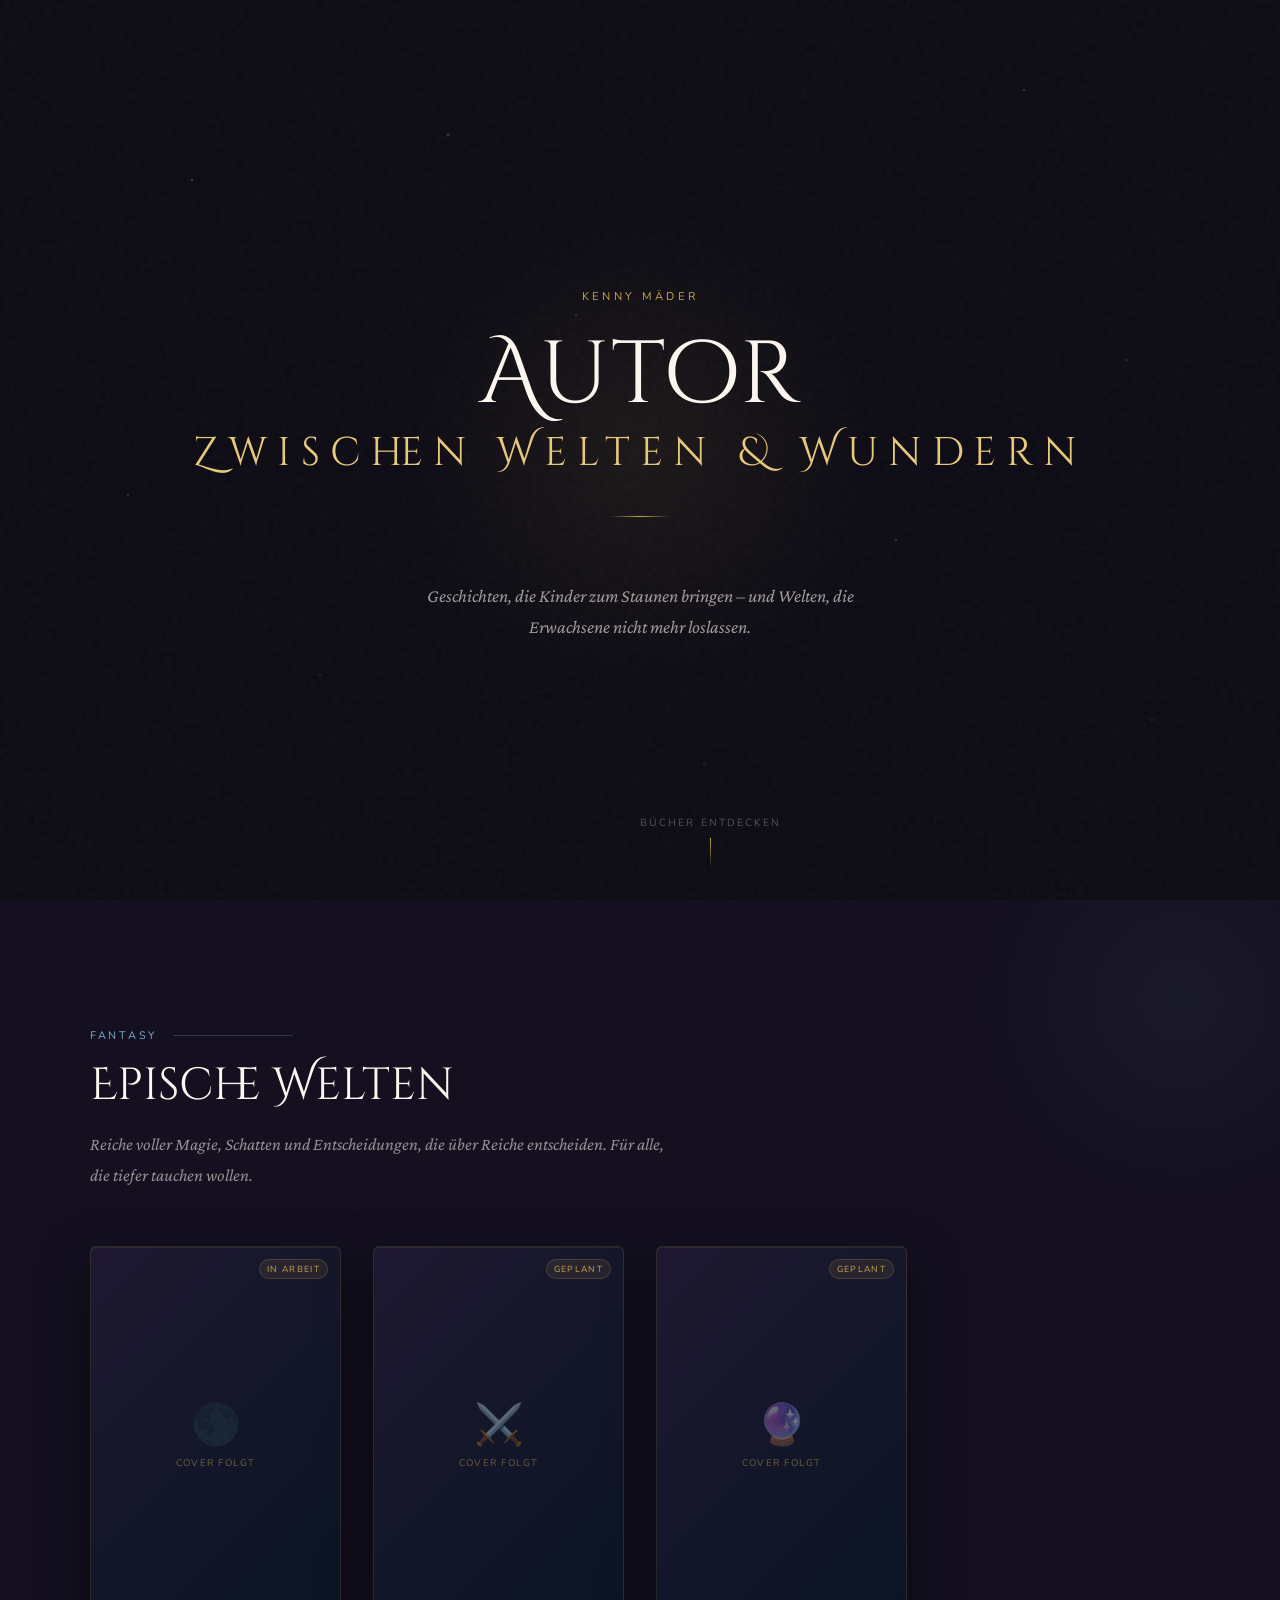
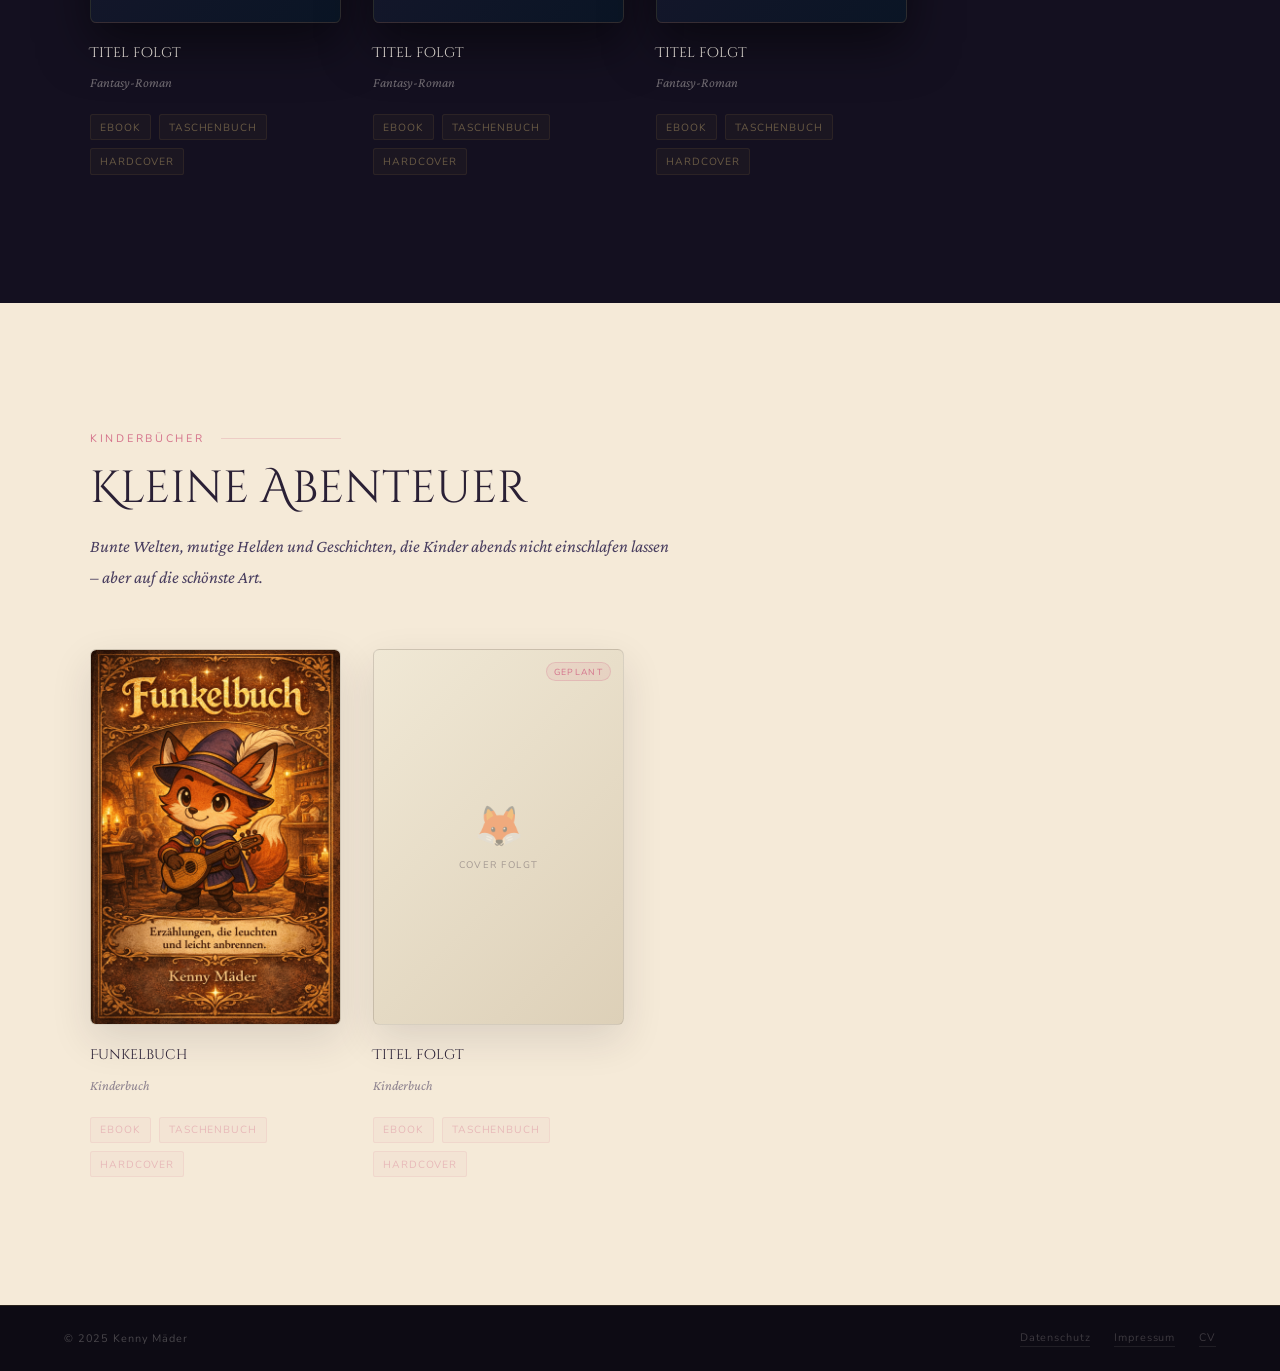
<file: index.html>
<!DOCTYPE html>
<html lang="de">
<head>
  <meta charset="UTF-8">
  <meta name="viewport" content="width=device-width, initial-scale=1.0">
  <title>Kenny Mäder – Autor</title>
  <link rel="preconnect" href="https://fonts.googleapis.com">
  <link href="https://fonts.googleapis.com/css2?family=Cinzel+Decorative:wght@400;700&family=Crimson+Pro:ital,wght@0,300;0,400;0,600;1,300;1,400&family=Nunito:wght@300;400;600&display=swap" rel="stylesheet">
  <link rel="stylesheet" href="assets/css/index.css">
</head>
<body>

<!-- HERO -->
<section class="hero">
  <div class="hero-eyebrow">Kenny Mäder</div>
  <h1>
    Autor
    <span>Zwischen Welten &amp; Wundern</span>
  </h1>
  <div class="hero-divider"></div>
  <p class="hero-desc">
    Geschichten, die Kinder zum Staunen bringen – und Welten, die Erwachsene nicht mehr loslassen.
  </p>
  <div class="scroll-down">Bücher entdecken</div>
</section>

<!-- ─── FANTASY ─── -->
<section class="genre-section fantasy-section">
  <div class="section-inner">
    <div class="section-tag">Fantasy</div>
    <h2 class="section-title">Epische Welten</h2>
    <p class="section-desc">
      Reiche voller Magie, Schatten und Entscheidungen, die über Reiche entscheiden. Für alle, die tiefer tauchen wollen.
    </p>
    <div class="book-grid">
      <div class="book-card">
        <div class="book-cover">
          <div class="book-cover-soon">
            <span class="cover-icon">🌑</span>
            <span class="cover-label">Cover folgt</span>
          </div>
          <span class="soon-badge">In Arbeit</span>
        </div>
        <div class="book-title">Titel folgt</div>
        <div class="book-sub">Fantasy-Roman</div>
        <div class="book-links">
          <span class="buy-btn soon">eBook</span>
          <span class="buy-btn soon">Taschenbuch</span>
          <span class="buy-btn soon">Hardcover</span>
        </div>
      </div>
      <div class="book-card">
        <div class="book-cover">
          <div class="book-cover-soon">
            <span class="cover-icon">⚔️</span>
            <span class="cover-label">Cover folgt</span>
          </div>
          <span class="soon-badge">Geplant</span>
        </div>
        <div class="book-title">Titel folgt</div>
        <div class="book-sub">Fantasy-Roman</div>
        <div class="book-links">
          <span class="buy-btn soon">eBook</span>
          <span class="buy-btn soon">Taschenbuch</span>
          <span class="buy-btn soon">Hardcover</span>
        </div>
      </div>
      <div class="book-card">
        <div class="book-cover">
          <div class="book-cover-soon">
            <span class="cover-icon">🔮</span>
            <span class="cover-label">Cover folgt</span>
          </div>
          <span class="soon-badge">Geplant</span>
        </div>
        <div class="book-title">Titel folgt</div>
        <div class="book-sub">Fantasy-Roman</div>
        <div class="book-links">
          <span class="buy-btn soon">eBook</span>
          <span class="buy-btn soon">Taschenbuch</span>
          <span class="buy-btn soon">Hardcover</span>
        </div>
      </div>
    </div>
  </div>
</section>

<!-- ─── KINDERBÜCHER ─── -->
<section class="genre-section kinder-section">
  <div class="section-inner">
    <div class="section-tag">Kinderbücher</div>
    <h2 class="section-title">Kleine Abenteuer</h2>
    <p class="section-desc">
      Bunte Welten, mutige Helden und Geschichten, die Kinder abends nicht einschlafen lassen – aber auf die schönste Art.
    </p>
    <div class="book-grid">
      <div class="book-card">
        <div class="book-cover">
          <img src="images/Funkelbuch_01.png" alt="Funkelbuch" style="width:100%; height:100%; object-fit:cover; object-position:center;">
        </div>
        <div class="book-title">Funkelbuch</div>
        <div class="book-sub">Kinderbuch</div>
        <div class="book-links">
          <span class="buy-btn soon">eBook</span>
          <span class="buy-btn soon">Taschenbuch</span>
          <span class="buy-btn soon">Hardcover</span>
        </div>
      </div>
      <div class="book-card">
        <div class="book-cover">
          <div class="book-cover-soon">
            <span class="cover-icon">🦊</span>
            <span class="cover-label">Cover folgt</span>
          </div>
          <span class="soon-badge">Geplant</span>
        </div>
        <div class="book-title">Titel folgt</div>
        <div class="book-sub">Kinderbuch</div>
        <div class="book-links">
          <span class="buy-btn soon">eBook</span>
          <span class="buy-btn soon">Taschenbuch</span>
          <span class="buy-btn soon">Hardcover</span>
        </div>
      </div>
    </div>
  </div>
</section>

<!-- FOOTER -->
<footer>
  <span>© 2025 Kenny Mäder</span>
  <div class="footer-links">
    <a href="datenschutz.html">Datenschutz</a>
    <a href="impressum.html">Impressum</a>
    <a href="programmer.html">CV</a>
  </div>
</footer>

</body>
</html>
</file>
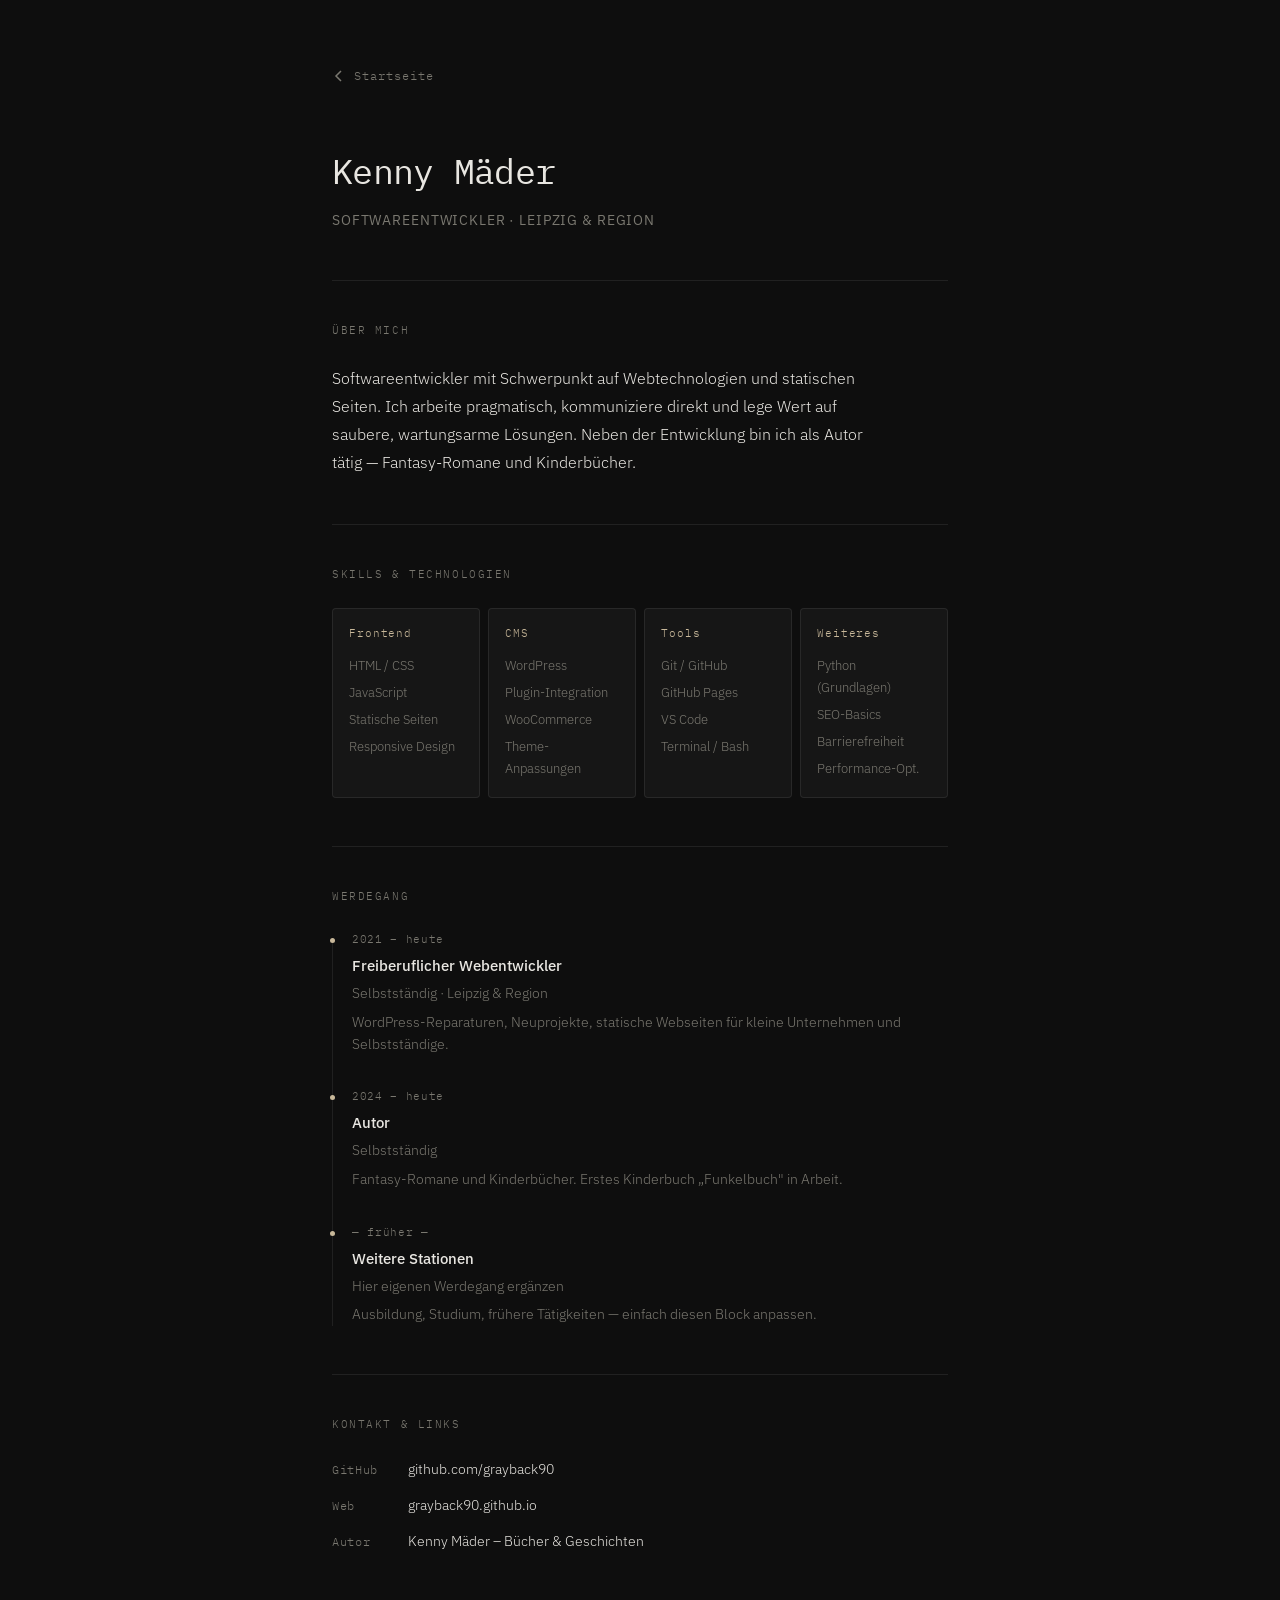
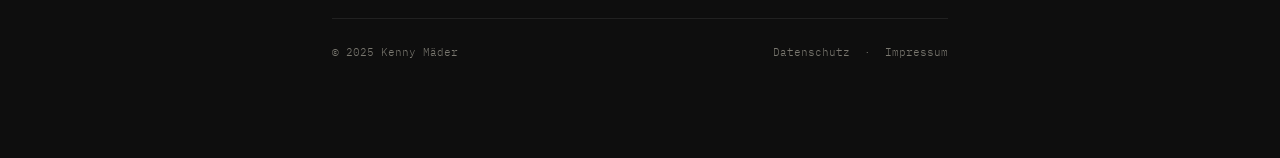
<file: programmer.html>
<!DOCTYPE html>
<html lang="de">
<head>
  <meta charset="UTF-8" />
  <meta name="viewport" content="width=device-width, initial-scale=1.0" />
  <title>Kenny Mäder – Entwickler</title>
  <link rel="preconnect" href="https://fonts.googleapis.com" />
  <link rel="preconnect" href="https://fonts.gstatic.com" crossorigin />
  <link href="https://fonts.googleapis.com/css2?family=IBM+Plex+Mono:wght@400;500&family=IBM+Plex+Sans:wght@300;400;500&display=swap" rel="stylesheet" />
  <link rel="stylesheet" href="assets/css/programmer.css">
</head>
<body>
  <main class="page">

    <a class="back" href="index.html">
      <svg viewBox="0 0 14 14" fill="none" stroke="currentColor" stroke-width="1.5"><path d="M9 2L4 7l5 5"/></svg>
      Startseite
    </a>

    <header>
      <h1 class="name">Kenny Mäder</h1>
      <p class="role">Softwareentwickler · Leipzig &amp; Region</p>
    </header>

    <hr class="divider" />

    <!-- Bio -->
    <section class="section">
      <p class="section-label">Über mich</p>
      <p class="bio">
        Softwareentwickler mit Schwerpunkt auf Web­technologien und statischen Seiten.
        Ich arbeite pragmatisch, kommuniziere direkt und lege Wert auf saubere,
        wartungsarme Lösungen. Neben der Entwicklung bin ich als Autor tätig —
        Fantasy-Romane und Kinderbücher.
      </p>
    </section>

    <hr class="divider" />

    <!-- Skills -->
    <section class="section">
      <p class="section-label">Skills &amp; Technologien</p>
      <div class="skills-grid">
        <div class="skill-group">
          <p class="skill-group-title">Frontend</p>
          <ul class="skill-list">
            <li>HTML / CSS</li>
            <li>JavaScript</li>
            <li>Statische Seiten</li>
            <li>Responsive Design</li>
          </ul>
        </div>
        <div class="skill-group">
          <p class="skill-group-title">CMS</p>
          <ul class="skill-list">
            <li>WordPress</li>
            <li>Plugin-Integration</li>
            <li>WooCommerce</li>
            <li>Theme-Anpassungen</li>
          </ul>
        </div>
        <div class="skill-group">
          <p class="skill-group-title">Tools</p>
          <ul class="skill-list">
            <li>Git / GitHub</li>
            <li>GitHub Pages</li>
            <li>VS Code</li>
            <li>Terminal / Bash</li>
          </ul>
        </div>
        <div class="skill-group">
          <p class="skill-group-title">Weiteres</p>
          <ul class="skill-list">
            <li>Python (Grundlagen)</li>
            <li>SEO-Basics</li>
            <li>Barrierefreiheit</li>
            <li>Performance-Opt.</li>
          </ul>
        </div>
      </div>
    </section>

    <hr class="divider" />

    <!-- Timeline -->
    <section class="section">
      <p class="section-label">Werdegang</p>
      <div class="timeline">

        <div class="tl-item">
          <p class="tl-period">2021 – heute</p>
          <p class="tl-title">Freiberuflicher Webentwickler</p>
          <p class="tl-org">Selbstständig · Leipzig &amp; Region</p>
          <p class="tl-desc">WordPress-Reparaturen, Neuprojekte, statische Webseiten für kleine Unternehmen und Selbstständige.</p>
        </div>

        <div class="tl-item">
          <p class="tl-period">2024 – heute</p>
          <p class="tl-title">Autor</p>
          <p class="tl-org">Selbstständig</p>
          <p class="tl-desc">Fantasy-Romane und Kinderbücher. Erstes Kinderbuch „Funkelbuch" in Arbeit.</p>
        </div>

        <!-- Platzhalter – bitte eigene Stationen ergänzen -->
        <div class="tl-item">
          <p class="tl-period">— früher —</p>
          <p class="tl-title">Weitere Stationen</p>
          <p class="tl-org">Hier eigenen Werdegang ergänzen</p>
          <p class="tl-desc">Ausbildung, Studium, frühere Tätigkeiten — einfach diesen Block anpassen.</p>
        </div>

      </div>
    </section>

    <hr class="divider" />

    <!-- Kontakt / Links -->
    <section class="section">
      <p class="section-label">Kontakt &amp; Links</p>
      <div class="contact-links">
        <div class="contact-item">
          <span class="contact-key">GitHub</span>
          <a class="contact-val" href="https://github.com/grayback90" target="_blank" rel="noopener">github.com/grayback90</a>
        </div>
        <div class="contact-item">
          <span class="contact-key">Web</span>
          <a class="contact-val" href="https://grayback90.github.io/" target="_blank" rel="noopener">grayback90.github.io</a>
        </div>
        <div class="contact-item">
          <span class="contact-key">Autor</span>
          <a class="contact-val" href="author.html">Kenny Mäder – Bücher &amp; Geschichten</a>
        </div>
        <!-- E-Mail hier einfügen wenn gewünscht -->
      </div>
    </section>

    <footer>
      <span>© 2025 Kenny Mäder</span>
      <span>
        <a href="datenschutz.html">Datenschutz</a>
        &nbsp;·&nbsp;
        <a href="impressum.html">Impressum</a>
      </span>
    </footer>

  </main>
</body>
</html>
</file>
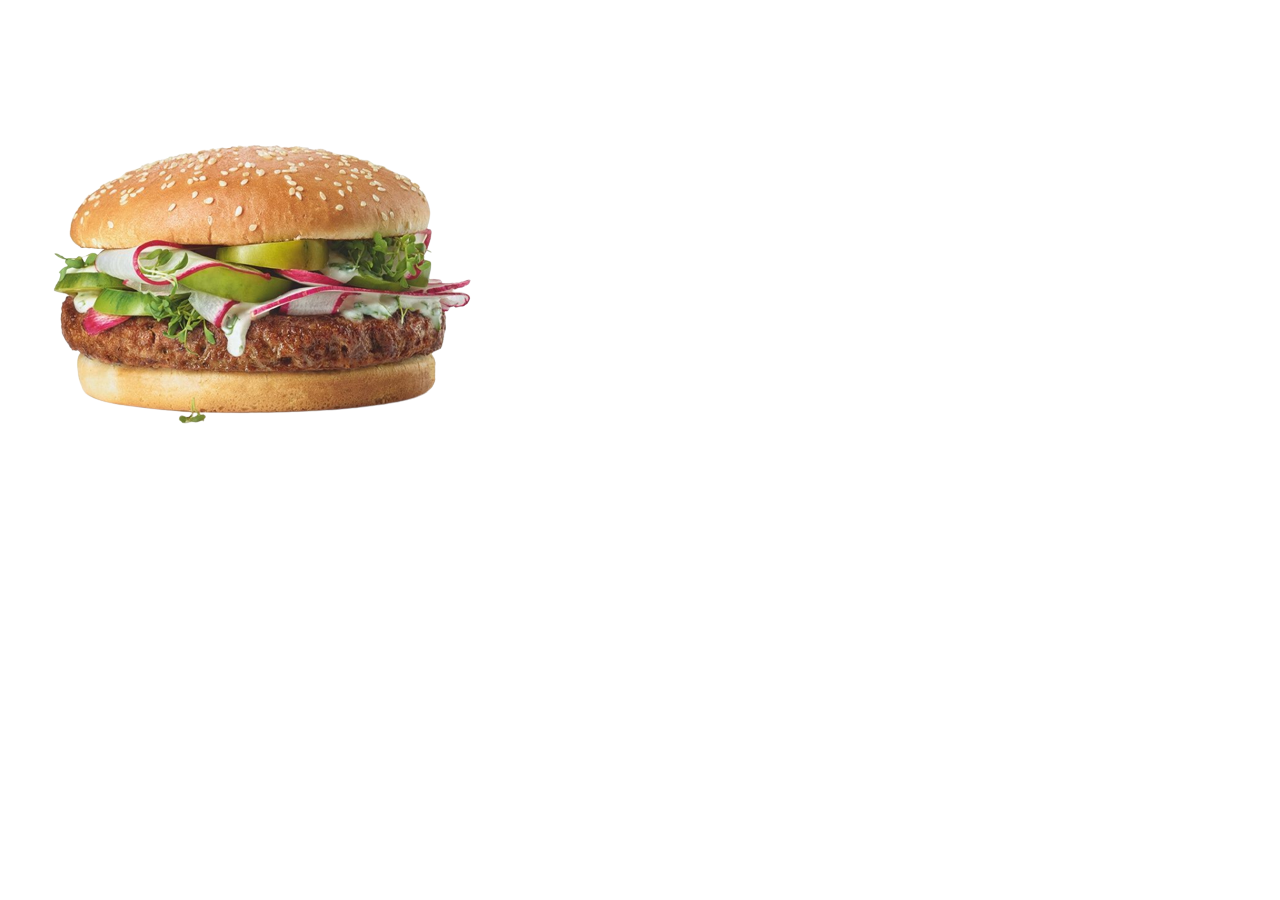
<file: ux_examples/Menue_Site/menue.html>
<!DOCTYPE html>
<html lang="de">
  <head>
    <meta charset="utf-8">
    <meta name="viewport" content="width=device-width, initial-scale=1.0">

    <link rel="apple-touch-icon" sizes="180x180" href="./pictures/favicon/apple-touch-icon.png">
    <link rel="icon" type="image/png" sizes="32x32" href="./pictures/favicon/favicon-32x32.png">
    <link rel="icon" type="image/png" sizes="16x16" href="./pictures/favicon/favicon-16x16.png">
    <link rel="manifest" href="./pictures/favicon/site.webmanifest">
    <link rel="mask-icon" href="./pictures/favicon/safari-pinned-tab.svg" color="#5bbad5">
    <meta name="msapplication-TileColor" content="#da532c">
    <meta name="theme-color" content="#ffffff">

    <title>Burger Menue</title>
  </head>
  <body>
    <div id="nav-logo" class="nav_logo">
      <a id="nav-logo-link" class="nav_logo_link" href="./menue.html">
        <img id="nav-logo-img" class="nav_logo_img" src="./pictures/burger-removebg-preview.png" />
      </a>
    </div>
  </body>
</html>
</file>
<file: assets/css/index.css>
:root {
      --night: #0d0b14;
      --night2: #141020;
      --dusk: #1e1830;
      --dawn: #fdf6ee;
      --dawn2: #f5ead8;
      --mist: #e8dcc8;
      --ink: #2a2035;
      --ink2: #4a3f60;
      --gold: #c9a84c;
      --gold2: #e8c97a;
      --rose: #d4708a;
      --sky: #7bafd4;
      --leaf: #6db38a;
      --border-dark: rgba(201,168,76,0.15);
      --border-light: rgba(42,32,53,0.12);
    }

    *, *::before, *::after { box-sizing: border-box; margin: 0; padding: 0; }
    html { scroll-behavior: smooth; }

    body {
      font-family: 'Crimson Pro', serif;
      overflow-x: hidden;
      background: var(--night);
      color: var(--dawn);
    }

    /* ─── GRAIN ─── */
    body::before {
      content: '';
      position: fixed;
      inset: 0;
      background-image: url("data:image/svg+xml,%3Csvg viewBox='0 0 200 200' xmlns='http://www.w3.org/2000/svg'%3E%3Cfilter id='n'%3E%3CfeTurbulence type='fractalNoise' baseFrequency='0.75' numOctaves='4' stitchTiles='stitch'/%3E%3C/filter%3E%3Crect width='100%25' height='100%25' filter='url(%23n)' opacity='0.035'/%3E%3C/svg%3E");
      pointer-events: none;
      z-index: 9998;
    }

    /* ─── HERO ─── */
    .hero {
      min-height: 100vh;
      display: flex;
      flex-direction: column;
      align-items: center;
      justify-content: center;
      text-align: center;
      padding: 6rem 2rem 4rem;
      position: relative;
      overflow: hidden;
      background: var(--night);
    }

    .hero::before {
      content: '';
      position: absolute;
      inset: 0;
      background:
        radial-gradient(1px 1px at 15% 20%, rgba(255,255,255,0.6) 0%, transparent 100%),
        radial-gradient(1px 1px at 80% 10%, rgba(255,255,255,0.5) 0%, transparent 100%),
        radial-gradient(1px 1px at 45% 35%, rgba(255,255,255,0.4) 0%, transparent 100%),
        radial-gradient(1px 1px at 70% 60%, rgba(255,255,255,0.5) 0%, transparent 100%),
        radial-gradient(1px 1px at 25% 75%, rgba(255,255,255,0.3) 0%, transparent 100%),
        radial-gradient(1px 1px at 90% 80%, rgba(255,255,255,0.4) 0%, transparent 100%),
        radial-gradient(1px 1px at 55% 85%, rgba(255,255,255,0.3) 0%, transparent 100%),
        radial-gradient(1px 1px at 10% 55%, rgba(255,255,255,0.4) 0%, transparent 100%),
        radial-gradient(2px 2px at 35% 15%, rgba(201,168,76,0.4) 0%, transparent 100%),
        radial-gradient(2px 2px at 88% 40%, rgba(123,175,212,0.3) 0%, transparent 100%);
      pointer-events: none;
    }

    .hero::after {
      content: '';
      position: absolute;
      width: 500px; height: 500px;
      border-radius: 50%;
      background: radial-gradient(circle, rgba(201,168,76,0.08) 0%, transparent 65%);
      top: 50%; left: 50%;
      transform: translate(-50%, -50%);
      pointer-events: none;
      animation: breathe 6s ease-in-out infinite;
    }

    @keyframes breathe {
      0%, 100% { transform: translate(-50%, -50%) scale(1); opacity: 0.8; }
      50% { transform: translate(-50%, -50%) scale(1.2); opacity: 1; }
    }

    .hero-eyebrow {
      font-family: 'Nunito', sans-serif;
      font-size: 0.7rem;
      letter-spacing: 0.3em;
      text-transform: uppercase;
      color: var(--gold);
      margin-bottom: 1.5rem;
      opacity: 0;
      animation: fadeUp 0.8s 0.2s ease forwards;
      position: relative;
      z-index: 2;
    }

    .hero h1 {
      font-family: 'Cinzel Decorative', serif;
      font-size: clamp(2.5rem, 7vw, 5.5rem);
      font-weight: 400;
      line-height: 1.1;
      letter-spacing: 0.02em;
      color: var(--dawn);
      margin-bottom: 0.5rem;
      opacity: 0;
      animation: fadeUp 0.8s 0.4s ease forwards;
      position: relative;
      z-index: 2;
    }

    .hero h1 span {
      display: block;
      font-size: 0.45em;
      letter-spacing: 0.25em;
      color: var(--gold2);
      font-weight: 400;
      margin-top: 0.5rem;
    }

    .hero-desc {
      font-size: 1.15rem;
      font-style: italic;
      color: rgba(253,246,238,0.6);
      max-width: 460px;
      margin: 2rem auto 0;
      line-height: 1.7;
      opacity: 0;
      animation: fadeUp 0.8s 0.6s ease forwards;
      position: relative;
      z-index: 2;
    }

    .hero-divider {
      width: 60px;
      height: 1px;
      background: linear-gradient(90deg, transparent, var(--gold), transparent);
      margin: 2rem auto;
      opacity: 0;
      animation: fadeUp 0.8s 0.7s ease forwards;
      position: relative;
      z-index: 2;
    }

    .scroll-down {
      position: absolute;
      bottom: 2rem;
      left: 50%;
      transform: translateX(-50%);
      font-family: 'Nunito', sans-serif;
      font-size: 0.65rem;
      letter-spacing: 0.2em;
      text-transform: uppercase;
      color: rgba(253,246,238,0.3);
      display: flex;
      flex-direction: column;
      align-items: center;
      gap: 0.5rem;
      z-index: 2;
      opacity: 0;
      animation: fadeUp 1s 1.2s ease forwards;
    }

    .scroll-down::after {
      content: '';
      width: 1px;
      height: 30px;
      background: linear-gradient(to bottom, var(--gold), transparent);
      animation: drip 2s ease-in-out infinite;
    }

    @keyframes drip {
      0%, 100% { transform: scaleY(1); opacity: 0.5; }
      50% { transform: scaleY(1.3); opacity: 1; }
    }

    @keyframes fadeUp {
      from { opacity: 0; transform: translateY(20px); }
      to   { opacity: 1; transform: translateY(0); }
    }

    /* ─── SECTIONS ─── */
    .genre-section {
      padding: clamp(5rem, 10vw, 8rem) clamp(1.5rem, 5vw, 4rem);
    }

    .fantasy-section {
      background: var(--night2);
      position: relative;
      overflow: hidden;
    }

    .fantasy-section::before {
      content: '';
      position: absolute;
      width: 400px; height: 400px;
      border-radius: 50%;
      background: radial-gradient(circle, rgba(123,175,212,0.06) 0%, transparent 70%);
      top: -100px; right: -100px;
      pointer-events: none;
    }

    .kinder-section {
      background: var(--dawn2);
      color: var(--ink);
    }

    .section-inner {
      max-width: 1100px;
      margin: 0 auto;
    }

    .section-tag {
      font-family: 'Nunito', sans-serif;
      font-size: 0.68rem;
      letter-spacing: 0.25em;
      text-transform: uppercase;
      margin-bottom: 1rem;
      display: flex;
      align-items: center;
      gap: 1rem;
    }

    .fantasy-section .section-tag { color: var(--sky); }
    .kinder-section .section-tag { color: var(--rose); }

    .section-tag::after {
      content: '';
      flex: 1;
      height: 1px;
      max-width: 120px;
    }

    .fantasy-section .section-tag::after { background: rgba(123,175,212,0.25); }
    .kinder-section .section-tag::after { background: rgba(212,112,138,0.25); }

    .section-title {
      font-family: 'Cinzel Decorative', serif;
      font-size: clamp(1.6rem, 4vw, 2.8rem);
      font-weight: 400;
      margin-bottom: 1rem;
      line-height: 1.2;
    }

    .fantasy-section .section-title { color: var(--dawn); }
    .kinder-section .section-title { color: var(--ink); }

    .section-desc {
      font-size: 1.1rem;
      line-height: 1.75;
      max-width: 580px;
      margin-bottom: 3.5rem;
      font-style: italic;
    }

    .fantasy-section .section-desc { color: rgba(253,246,238,0.55); }
    .kinder-section .section-desc { color: var(--ink2); }

    /* ─── BOOK GRID ─── */
    .book-grid {
      display: grid;
      grid-template-columns: repeat(auto-fill, minmax(200px, 1fr));
      gap: 2rem;
    }

    .book-card {
      display: flex;
      flex-direction: column;
      gap: 1.25rem;
    }

    .book-cover {
      aspect-ratio: 2/3;
      border-radius: 0.4em;
      display: flex;
      align-items: center;
      justify-content: center;
      position: relative;
      overflow: hidden;
      transition: transform 0.3s;
    }

    .book-card:hover .book-cover { transform: translateY(-6px); }

    .fantasy-section .book-cover {
      background: linear-gradient(135deg, var(--dusk) 0%, #0a1525 100%);
      border: 1px solid var(--border-dark);
      box-shadow: 0 20px 50px rgba(0,0,0,0.5), inset 0 1px 0 rgba(201,168,76,0.1);
    }

    .kinder-section .book-cover {
      background: linear-gradient(135deg, #f0e8d5 0%, #ddd0b8 100%);
      border: 1px solid var(--border-light);
      box-shadow: 0 15px 40px rgba(42,32,53,0.12);
    }

    .cover-placeholder {
      display: flex;
      flex-direction: column;
      align-items: center;
      gap: 0.75rem;
      padding: 1.5rem;
      text-align: center;
    }

    .cover-icon { font-size: 2.5rem; opacity: 0.4; }

    .cover-label {
      font-family: 'Nunito', sans-serif;
      font-size: 0.6rem;
      letter-spacing: 0.15em;
      text-transform: uppercase;
    }

    .fantasy-section .cover-label { color: rgba(201,168,76,0.5); }
    .kinder-section .cover-label { color: rgba(42,32,53,0.35); }

    .book-title {
      font-family: 'Cinzel Decorative', serif;
      font-size: 0.9rem;
      font-weight: 400;
      line-height: 1.4;
    }

    .fantasy-section .book-title { color: var(--dawn); }
    .kinder-section .book-title { color: var(--ink); }

    .book-sub {
      font-size: 0.85rem;
      font-style: italic;
      margin-top: -0.5rem;
    }

    .fantasy-section .book-sub { color: rgba(253,246,238,0.4); }
    .kinder-section .book-sub { color: var(--ink2); opacity: 0.6; }

    /* ─── BUY BUTTONS ─── */
    .book-links {
      display: flex;
      flex-wrap: wrap;
      gap: 0.5rem;
      margin-top: 0.25rem;
    }

    .buy-btn {
      font-family: 'Nunito', sans-serif;
      font-size: 0.65rem;
      letter-spacing: 0.08em;
      text-transform: uppercase;
      padding: 0.45em 0.9em;
      border-radius: 0.25em;
      text-decoration: none;
      transition: all 0.2s;
      cursor: pointer;
      border: none;
    }

    .buy-btn.soon {
      opacity: 0.4;
      cursor: default;
      pointer-events: none;
    }

    .fantasy-section .buy-btn {
      background: rgba(201,168,76,0.1);
      color: var(--gold2);
      border: 1px solid rgba(201,168,76,0.25);
    }

    .fantasy-section .buy-btn:hover:not(.soon) {
      background: rgba(201,168,76,0.2);
      border-color: var(--gold);
    }

    .kinder-section .buy-btn {
      background: rgba(212,112,138,0.1);
      color: var(--rose);
      border: 1px solid rgba(212,112,138,0.3);
    }

    .kinder-section .buy-btn:hover:not(.soon) {
      background: rgba(212,112,138,0.2);
      border-color: var(--rose);
    }

    .book-cover-soon {
      position: absolute;
      inset: 0;
      display: flex;
      flex-direction: column;
      align-items: center;
      justify-content: center;
      gap: 0.5rem;
    }

    .soon-badge {
      font-family: 'Nunito', sans-serif;
      font-size: 0.55rem;
      letter-spacing: 0.15em;
      text-transform: uppercase;
      padding: 0.3em 0.8em;
      border-radius: 2em;
      position: absolute;
      top: 0.75rem;
      right: 0.75rem;
    }

    .fantasy-section .soon-badge {
      background: rgba(201,168,76,0.1);
      border: 1px solid rgba(201,168,76,0.2);
      color: var(--gold);
    }

    .kinder-section .soon-badge {
      background: rgba(212,112,138,0.1);
      border: 1px solid rgba(212,112,138,0.25);
      color: var(--rose);
    }

    /* ─── FOOTER ─── */
    footer {
      background: var(--night);
      border-top: 1px solid var(--border-dark);
      padding: 1.5rem clamp(1.5rem, 5vw, 4rem);
      display: flex;
      justify-content: space-between;
      align-items: center;
      font-family: 'Nunito', sans-serif;
      font-size: 0.68rem;
      letter-spacing: 0.08em;
      color: rgba(253,246,238,0.25);
      flex-wrap: wrap;
      gap: 1rem;
    }

    footer a {
      color: rgba(253,246,238,0.2);
      text-decoration: none;
      border-bottom: 1px solid rgba(253,246,238,0.08);
      padding-bottom: 1px;
      transition: color 0.2s, border-color 0.2s;
    }

    footer a:hover {
      color: var(--gold);
      border-color: rgba(201,168,76,0.4);
    }

    .footer-links {
      display: flex;
      gap: 1.5rem;
      align-items: center;
    }

    /* ─── RESPONSIVE ─── */
    @media (max-width: 600px) {
      .book-grid { grid-template-columns: repeat(2, 1fr); gap: 1.25rem; }
      .hero h1 { font-size: 2.2rem; }
      footer { flex-direction: column; align-items: flex-start; }
    }
</file>
<file: assets/css/programmer.css>
*, *::before, *::after { box-sizing: border-box; margin: 0; padding: 0; }

    :root {
      --bg: #0e0e0e;
      --bg2: #161616;
      --bg3: #1e1e1e;
      --border: rgba(255,255,255,0.08);
      --border-accent: rgba(255,255,255,0.15);
      --text: #e8e6e1;
      --muted: #7a7870;
      --accent: #c8b89a;
      --tag-bg: #1e1e1e;
      --tag-border: rgba(200,184,154,0.3);
      --tag-text: #c8b89a;
    }

    html { scroll-behavior: smooth; }

    body {
      background: var(--bg);
      color: var(--text);
      font-family: 'IBM Plex Sans', sans-serif;
      font-weight: 300;
      line-height: 1.7;
      min-height: 100vh;
    }

    a { color: inherit; text-decoration: none; }

    /* ── Layout ── */
    .page {
      max-width: 680px;
      margin: 0 auto;
      padding: 4rem 2rem 6rem;
    }

    /* ── Back link ── */
    .back {
      display: inline-flex;
      align-items: center;
      gap: 0.5rem;
      font-family: 'IBM Plex Mono', monospace;
      font-size: 0.75rem;
      color: var(--muted);
      letter-spacing: 0.08em;
      margin-bottom: 3.5rem;
      transition: color 0.2s;
    }
    .back:hover { color: var(--accent); }
    .back svg { width: 14px; height: 14px; }

    /* ── Header ── */
    header { margin-bottom: 3rem; }

    .name {
      font-family: 'IBM Plex Mono', monospace;
      font-size: clamp(1.6rem, 4vw, 2.2rem);
      font-weight: 400;
      letter-spacing: -0.02em;
      color: var(--text);
      margin-bottom: 0.35rem;
    }

    .role {
      font-size: 0.9rem;
      color: var(--muted);
      letter-spacing: 0.06em;
      text-transform: uppercase;
      font-weight: 400;
    }

    /* ── Divider ── */
    .divider {
      border: none;
      border-top: 1px solid var(--border);
      margin: 2.5rem 0;
    }

    /* ── Section ── */
    .section { margin-bottom: 3rem; }

    .section-label {
      font-family: 'IBM Plex Mono', monospace;
      font-size: 0.7rem;
      letter-spacing: 0.14em;
      text-transform: uppercase;
      color: var(--muted);
      margin-bottom: 1.5rem;
    }

    /* ── Bio ── */
    .bio {
      font-size: 1rem;
      color: var(--text);
      line-height: 1.75;
      max-width: 560px;
    }

    /* ── Skills ── */
    .skills-grid {
      display: grid;
      grid-template-columns: repeat(auto-fill, minmax(140px, 1fr));
      gap: 0.5rem;
    }

    .skill-group {
      background: var(--bg2);
      border: 1px solid var(--border);
      border-radius: 4px;
      padding: 0.9rem 1rem;
    }

    .skill-group-title {
      font-family: 'IBM Plex Mono', monospace;
      font-size: 0.7rem;
      color: var(--accent);
      letter-spacing: 0.08em;
      margin-bottom: 0.6rem;
    }

    .skill-list {
      list-style: none;
    }

    .skill-list li {
      font-size: 0.82rem;
      color: var(--muted);
      padding: 0.15rem 0;
      transition: color 0.2s;
    }

    .skill-list li:hover { color: var(--text); }

    /* ── Timeline ── */
    .timeline {
      position: relative;
      padding-left: 1.25rem;
    }

    .timeline::before {
      content: '';
      position: absolute;
      left: 0;
      top: 0.5rem;
      bottom: 0;
      width: 1px;
      background: var(--border);
    }

    .tl-item {
      position: relative;
      margin-bottom: 2rem;
    }

    .tl-item::before {
      content: '';
      position: absolute;
      left: -1.25rem;
      top: 0.5rem;
      width: 5px;
      height: 5px;
      border-radius: 50%;
      background: var(--accent);
      transform: translateX(calc(-50% + 0.5px));
    }

    .tl-period {
      font-family: 'IBM Plex Mono', monospace;
      font-size: 0.7rem;
      color: var(--muted);
      letter-spacing: 0.06em;
      margin-bottom: 0.25rem;
    }

    .tl-title {
      font-size: 0.95rem;
      font-weight: 500;
      color: var(--text);
      margin-bottom: 0.2rem;
    }

    .tl-org {
      font-size: 0.85rem;
      color: var(--muted);
      margin-bottom: 0.4rem;
    }

    .tl-desc {
      font-size: 0.85rem;
      color: var(--muted);
      line-height: 1.6;
    }

    /* ── Links ── */
    .contact-links {
      display: flex;
      flex-direction: column;
      gap: 0.75rem;
    }

    .contact-item {
      display: flex;
      align-items: center;
      gap: 1rem;
    }

    .contact-key {
      font-family: 'IBM Plex Mono', monospace;
      font-size: 0.72rem;
      color: var(--muted);
      letter-spacing: 0.06em;
      width: 60px;
      flex-shrink: 0;
    }

    .contact-val {
      font-size: 0.88rem;
      color: var(--text);
      transition: color 0.2s;
    }

    .contact-val:hover { color: var(--accent); }

    /* ── Footer ── */
    footer {
      margin-top: 4rem;
      padding-top: 1.5rem;
      border-top: 1px solid var(--border);
      font-family: 'IBM Plex Mono', monospace;
      font-size: 0.7rem;
      color: var(--muted);
      display: flex;
      justify-content: space-between;
      align-items: center;
      gap: 1rem;
      flex-wrap: wrap;
    }

    footer a { color: var(--muted); transition: color 0.2s; }
    footer a:hover { color: var(--accent); }

    @media (max-width: 480px) {
      .page { padding: 2.5rem 1.25rem 5rem; }
      .skills-grid { grid-template-columns: 1fr 1fr; }
    }
</file>
